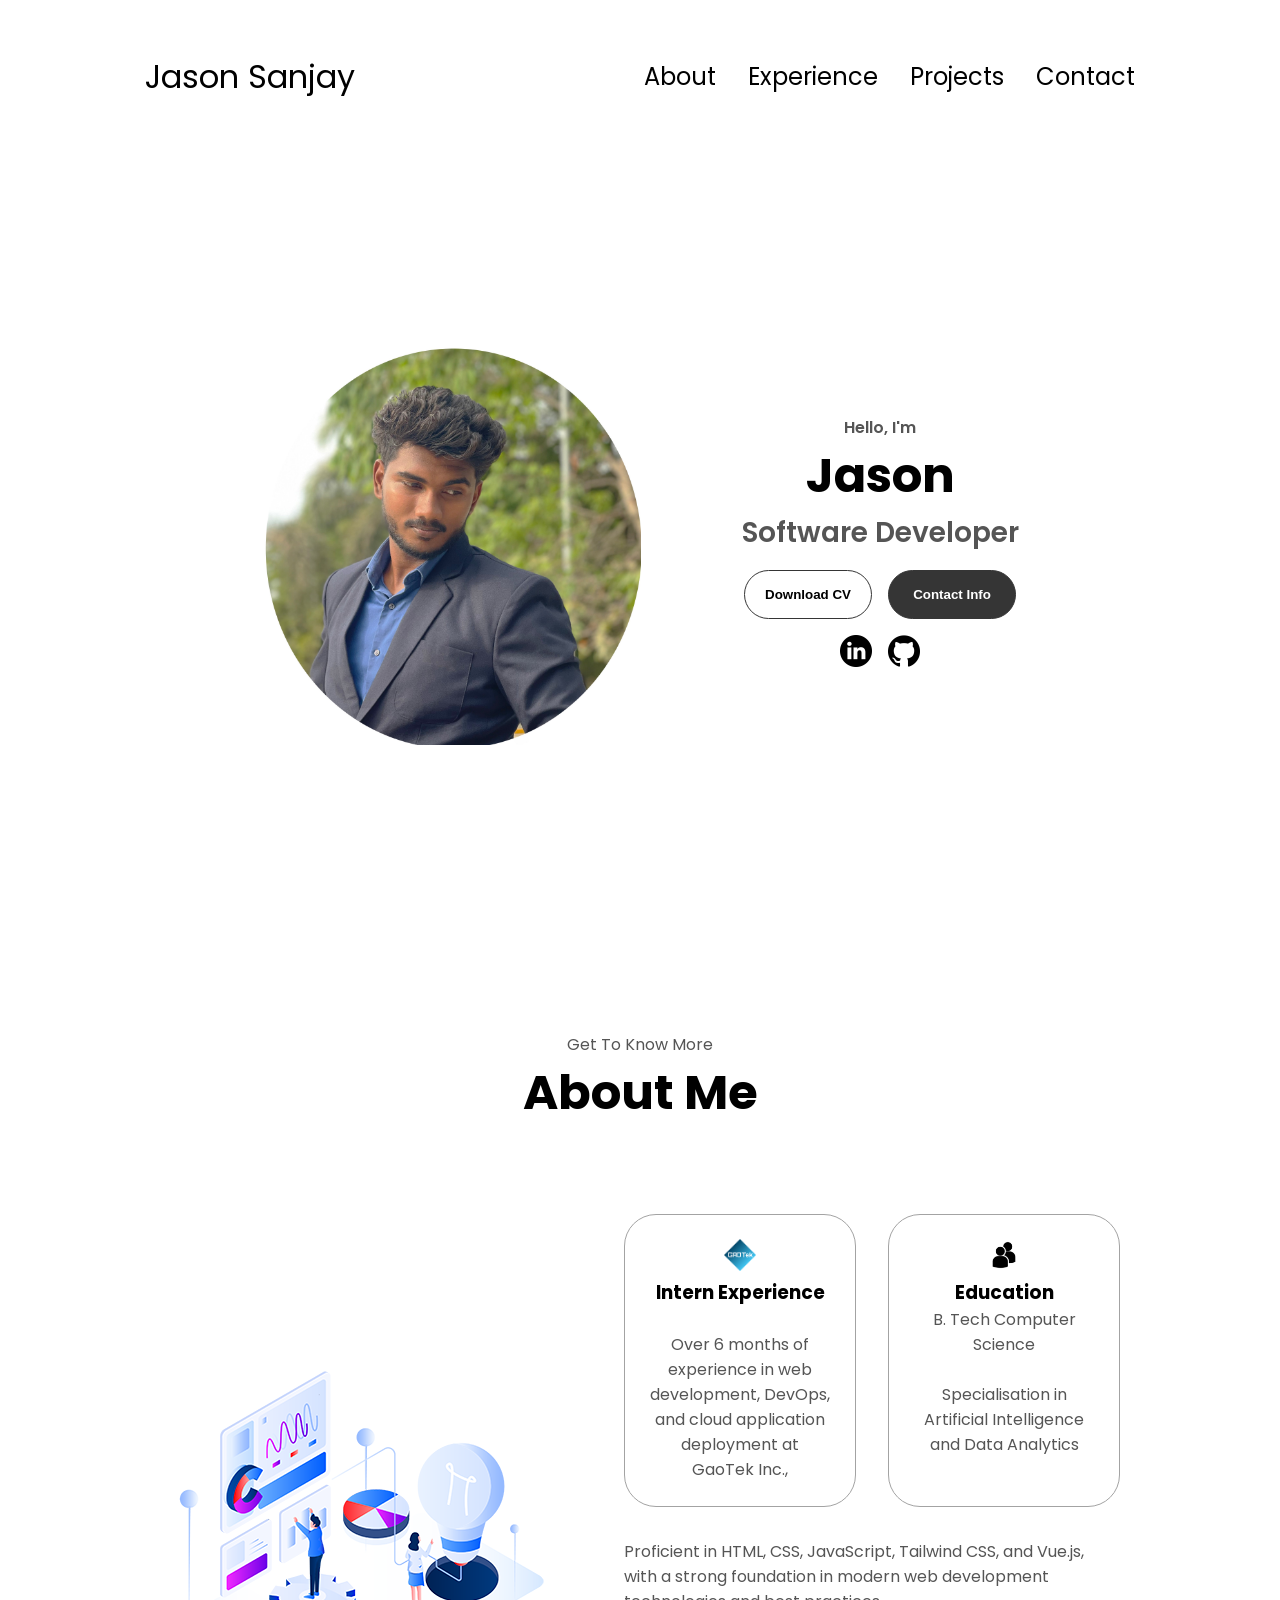
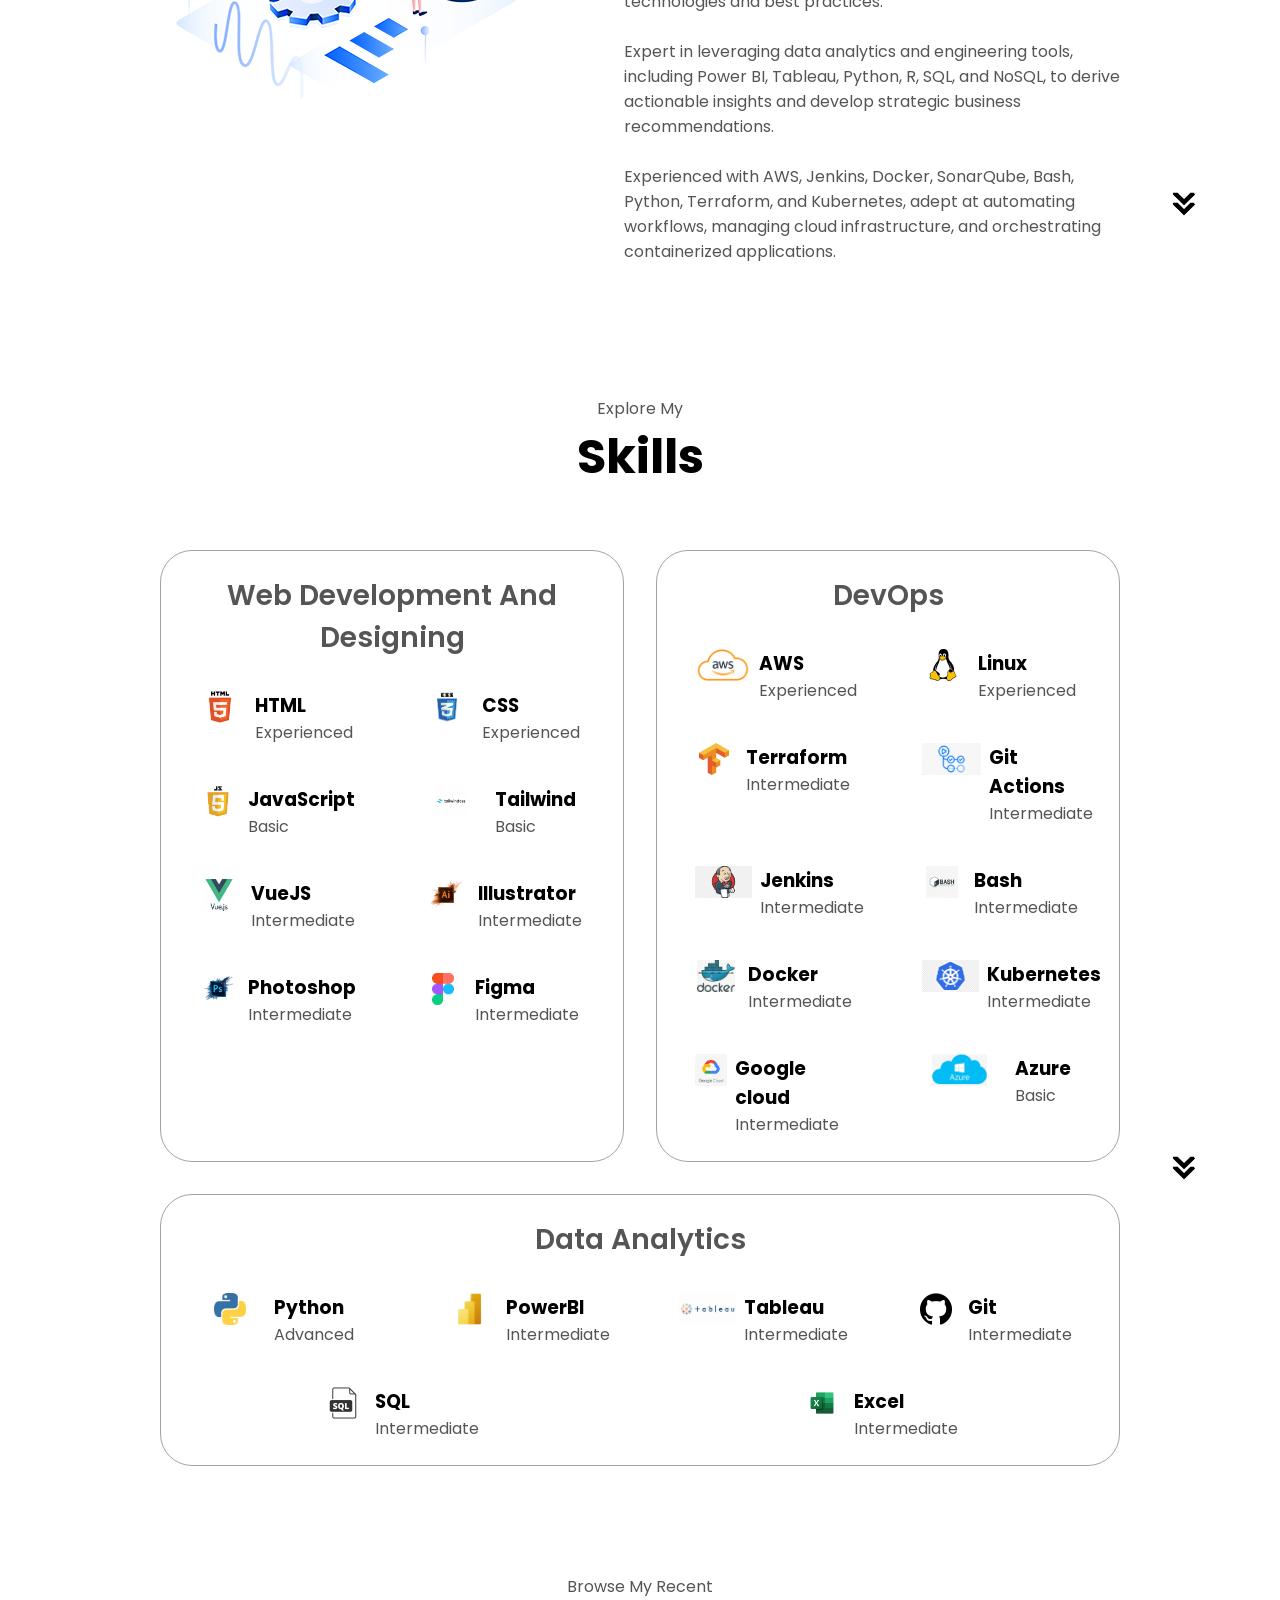
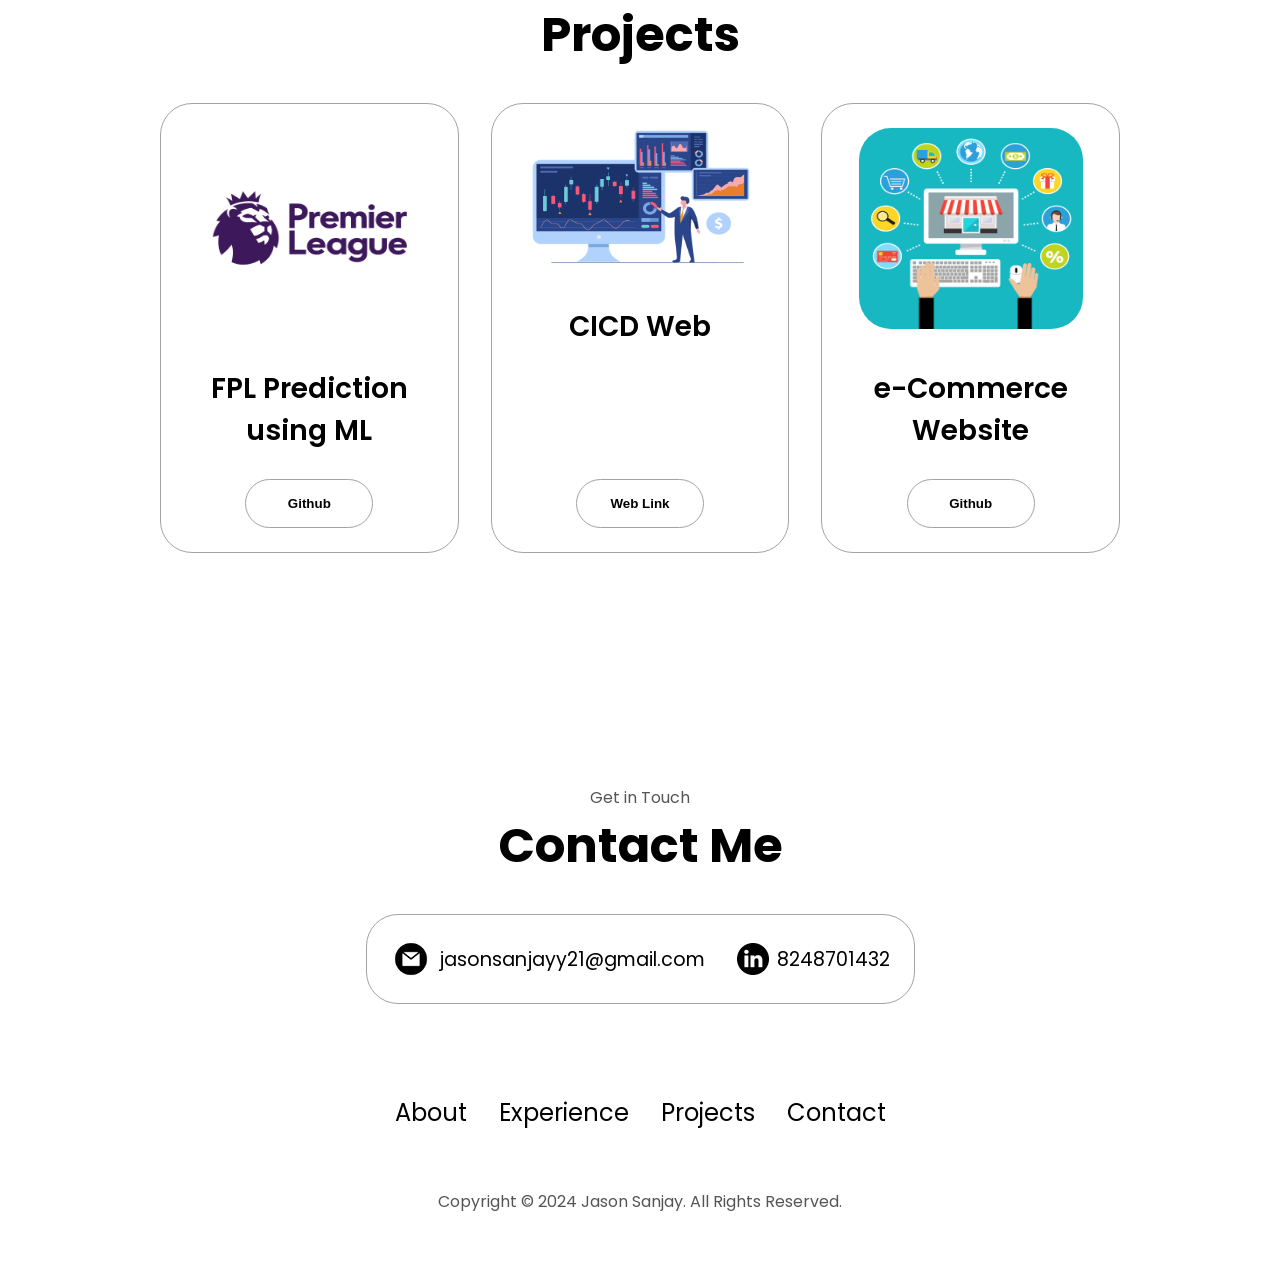
<file: index.html>
<!DOCTYPE html>
<html lang="en">
  <head>
    <meta charset="UTF-8" />
    <meta http-equiv="X-UA-Compatible" content="IE=edge" />
    <meta name="viewport" content="width=device-width, initial-scale=1.0" />
    <title>My Portfolio</title>
    <link rel="stylesheet" href="style.css" />
    <link rel="stylesheet" href="mediaqueries.css" />
  </head>
  <body>
    <nav id="desktop-nav">
      <div class="logo">Jason Sanjay</div>
      <div>
        <ul class="nav-links">
          <li><a href="#about">About</a></li>
          <li><a href="#experience">Experience</a></li>
          <li><a href="#projects">Projects</a></li>
          <li><a href="#contact">Contact</a></li>
        </ul>
      </div>
    </nav>
    <nav id="hamburger-nav">
      <div class="logo">Jason Sanjay</div>
      <div class="hamburger-menu">
        <div class="hamburger-icon" onclick="toggleMenu()">
          <span></span>
          <span></span>
          <span></span>
        </div>
        <div class="menu-links">
          <li><a href="#about" onclick="toggleMenu()">About</a></li>
          <li><a href="#experience" onclick="toggleMenu()">Experience</a></li>
          <li><a href="#projects" onclick="toggleMenu()">Projects</a></li>
          <li><a href="#contact" onclick="toggleMenu()">Contact</a></li>
        </div>
        
      </div>
    </nav>
    <section id="profile">
      <div class="section__pic-container">
        <img src="./assets/JasonOvalC.jpg" alt="Jason profile picture" />
      </div>
      <div class="section__text">
        <p class="section__text__p1">Hello, I'm</p>
        <h1 class="title">Jason</h1>
        <p class="section__text__p2">Software Developer</p>
        <div class="btn-container">
          <button
            class="btn btn-color-2"
            onclick="window.open('./DevOpsAssets/JasonIsDevOpsLXCW.pdf')"
          >
            Download CV
          </button>
          <button class="btn btn-color-1" onclick="location.href='./#contact'">
            Contact Info
          </button>
        </div>
        <div id="socials-container">
          <a href="https://linkedin.com/in/https://www.linkedin.com/in/jasonsanjayy" target="_blank">
            <img src="./assets/linkedin.png" alt="My LinkedIn profile" class="icon" />
          </a>
          <a href="https://github.com/jasonsanjay21" target="_blank">
            <img src="./assets/github.png" alt="My Github profile" class="icon" />
          </a>
        </div>
        
      </div>
    </section>
 
    <section id="about">
      <p class="section__text__p1">Get To Know More</p>
      <h1 class="title">About Me</h1>
      <br>
      <br>
      <br>
      <div class="section-container">
        <div class="section__pic-container">
          <img
            src="./assets/dataanalyticss.png"
            alt="Profile picture"
            class="about-pic"
          />
        </div>
        <div class="about-details-container">
          <div class="about-containers">
            <div class="details-container">
              <img
                src="./assets/GAOTek-Logo-Final20.png"
                alt="Experience icon"
                class="icon"
              />
              <h3>Intern Experience </h3>
              <br>
              
              
              <p>Over 6 months of experience in web development, DevOps, and cloud application deployment at GaoTek Inc.,</p>
            </div>
            <div class="details-container">
              <img
                src="./assets/education.png"
                alt="Education icon"
                class="icon"
              />
              <h3>Education</h3>
              <p>B. Tech Computer Science<br /><br>Specialisation in Artificial Intelligence and Data Analytics</p>
            </div>
          </div>
          <div class="text-container">
            <p>
              Proficient in HTML, CSS, JavaScript, Tailwind CSS, and Vue.js, with a strong foundation in modern web development technologies and best practices.
            </p>
            <br>
            <p>Expert in leveraging data analytics and engineering tools, including Power BI, Tableau, Python, R, SQL, and NoSQL, to derive actionable insights and develop strategic business recommendations.</p>
            <br>
            <p>Experienced with AWS, Jenkins, Docker, SonarQube, Bash, Python, Terraform, and Kubernetes, adept at automating workflows, managing cloud infrastructure, and orchestrating containerized applications.</p>
          <br>
          </div>
        </div>
      </div>
      <img
        src="./assets/arrow.png"
        alt="Arrow icon"
        class="icon arrow"
        onclick="location.href='./#experience'"
      />
    </section>
    <br>
    <br>
    <br>
    <br>
    <section id="experience">
      <p class="section__text__p1">Explore My</p>
      <h1 class="title">Skills</h1>
      <br>
      <div class="experience-details-container">
        <div class="about-containers">
          <div class="details-container">
            <h2 class="experience-sub-title">Web Development And Designing</h2>
            <div class="article-container">
              <article>
                <img
                  src="./assets/htmllogo.png"
                  alt="Experience icon"
                  class="icon"
                />
                <div>
                  <h3>HTML</h3>
                  <p>Experienced</p>
                </div>
              </article>
              <article>
                <img
                  src="./assets/csslogo.png"
                  alt="Experience icon"
                  class="icon"
                />
                <div>
                  <h3>CSS</h3>
                  <p>Experienced</p>
                </div>
              </article>
              <article>
                <img
                  src="./assets/jslogo.png"
                  alt="Experience icon"
                  class="icon"
                />
                <div>
                  <h3>JavaScript</h3>
                  <p>Basic</p>
                </div>
              </article>
              <article>
                <img
                  src="./assets/tailwind css.jpeg"
                  alt="Experience icon"
                  class="icon"
                />
                <div>
                  <h3>Tailwind</h3>
                  <p>Basic</p>
                </div>
              </article>
              <article>
                <img
                  src="./assets/Vuejslogo.jpeg"
                  alt="Experience icon"
                  class="icon"
                />
                <div>
                  <h3>VueJS</h3>
                  <p>Intermediate</p>
                </div>
              </article>  
              <article>
                <img
                  src="./assets/adobeil.png"
                  alt="Experience icon"
                  class="icon"
                />
                <div>
                  <h3>Illustrator</h3>
                  <p>Intermediate</p>
                </div>
              </article>
              <article>
                <img
                  src="./assets/adobeps.png"
                  alt="Experience icon"
                  class="icon"
                />
                <div>
                  <h3>Photoshop</h3>
                  <p>Intermediate</p>
                </div>
              </article>
              <article>
                <img
                  src="./assets/Figma.jpeg"
                  alt="Experience icon"
                  class="icon"
                />
                <div>
                  <h3>Figma</h3>
                  <p>Intermediate</p>
                </div>
              </article>
                
            </div>
          </div>
          <div class="details-container">
            <h2 class="experience-sub-title">DevOps</h2>
            <div class="article-container">
              <article>
                <img
                  src="./DevOpsAssets/Amazon-Web-Services-AWS-Logo.png"
                  alt="Experience icon"
                  class="icon"
                />
                <div>
                  <h3>AWS</h3>
                  <p>Experienced</p>
                </div>
              </article>
              <article>
                <img
                  src="./DevOpsAssets/free-linux-logo-icon-download-in-svg-png-gif-file-formats--technology-social-media-company-vol-4-pack-logos-icons-2944967.webp"
                  alt="Experience icon"
                  class="icon"
                />
                <div>
                  <h3>Linux</h3>
                  <p>Experienced</p>
                </div>
              </article>
              <article>
                <img
                  src="./DevOpsAssets/images (1).png"
                  alt="Experience icon"
                  class="icon"
                />
                <div>
                  <h3>Terraform</h3>
                  <p>Intermediate</p>
                </div>
              </article>
              <article>
                <img
                  src="./DevOpsAssets/images (2).png"
                  alt="Experience icon"
                  class="icon"
                />
                <div>
                  <h3>Git Actions</h3>
                  <p>Intermediate</p>
                </div>
              </article>
              <article>
                <img
                  src="./DevOpsAssets/images.png"
                  alt="Experience icon"
                  class="icon"
                />
                <div>
                  <h3>Jenkins</h3>
                  <p>Intermediate</p>
                </div>
              </article>  
              <article>
                <img
                  src="./DevOpsAssets/png-transparent-bash-shell-script-gnu-bourne-shell-shell-thumbnail.png"
                  alt="Experience icon"
                  class="icon"
                />
                <div>
                  <h3>Bash</h3>
                  <p>Intermediate</p>
                </div>
              </article>
              <article>
                <img
                  src="./DevOpsAssets/png-transparent-docker-hd-logo-thumbnail.png"
                  alt="Experience icon"
                  class="icon"
                />
                <div>
                  <h3>Docker</h3>
                  <p>Intermediate</p>
                </div>
              </article>
              <article>
                <img
                  src="./DevOpsAssets/png-transparent-kubernetes-docker-orchestration-software-deployment-decal-insights-blue-logo-symmetry.png"
                  alt="Experience icon"
                  class="icon"
                />
                <div>
                  <h3>Kubernetes</h3>
                  <p>Intermediate</p>
                </div>
              </article>
              <article>
                <img
                  src="./DevOpsAssets/png-clipart-google-cloud-icon-google-cloud-platform-cloud-computing-amazon-web-services-virtual-private-cloud-cloud-computing-text-trademark-thumbnail.png"
                  alt="Experience icon"
                  class="icon"
                />
                <div>
                  <h3>Google cloud</h3>
                  <p>Intermediate</p>
                </div>
              </article>
              <article>
                <img
                  src="./DevOpsAssets/d953af211416dca5c40fc994081c199e.webp"
                  alt="Experience icon"
                  class="icon"
                />
                <div>
                  <h3>Azure</h3>
                  <p>Basic</p>
                </div>
              </article>
                
            </div>
          </div>
          

          </div>
          <div class="details-container">
            <h2 class="experience-sub-title">Data Analytics</h2>
            <div class="article-container">
              
              <article>
                <img
                  src="./assets/pythonlogo.png"
                  alt="Experience icon"
                  class="icon"
                />
                <div>
                  <h3>Python</h3>
                  <p>Advanced</p>
                </div>
              </article>
              <article>
                <img
                  src="./assets/Microsoft-Power-BI-Logo.png"
                  alt="Experience icon"
                  class="icon"
                />
                <div>
                  <h3>PowerBI</h3>
                  <p>Intermediate</p>
                </div>
              </article>
              <article>
                <img
                  src="./assets/tableaulogo.jpeg"
                  alt="Experience icon"
                  class="icon"
                />
                <div>
                  <h3>Tableau</h3>
                  <p>Intermediate</p>
                </div>
              </article>
              <article>
                <img
                  src="./assets/github.png"
                  alt="Experience icon"
                  class="icon"
                />
                <div>
                  <h3>Git</h3>
                  <p>Intermediate</p>
                </div>
              </article>
              <article>
                <img
                  src="./assets/sqllogo.webp"
                  alt="Experience icon"
                  class="icon"
                />
                <div>
                  <h3>SQL</h3>
                  <p>Intermediate</p>
                </div>
              </article>
              <article>
                <img
                  src="./assets/excel.png"
                  alt="Experience icon"
                  class="icon"
                />
                <div>
                  <h3>Excel</h3>
                  <p>Intermediate</p>
                </div>
              </article>
              
              
            </div>
            </div>
          </div>
          
        </div>
        
      </div>
      <img
        src="./assets/arrow.png"
        alt="Arrow icon"
        class="icon arrow"
        onclick="location.href='./#projects'"
      />

    </section>
   

    

    <section id="projects">
     
      <p class="section__text__p1">Browse My Recent</p>
      <h1 class="title">Projects</h1>
      <div class="experience-details-container">
        <div class="about-containers">
          <div class="details-container color-container">
            <div class="article-container">
              <img
                src="./assets/premierleague.png"
                alt="Project 1"
                class="project-img"
              />
            </div>
            <h2 class="experience-sub-title project-title">FPL Prediction using ML                   </h2>
            <div class="btn-container">
              <button
                class="btn btn-color-2 project-btn"
                onclick="location.href='https://github.com/jasonsanjay21/FPL-Prediction'" target="_blank"
              >
                Github
              </button>
              
            </div>
          </div>
          <div class="details-container color-container">
            <div class="article-container">
              <img
                src="./assets/trade.png"
                alt="Project 2"
                class="project-img"
              />
            </div>
            <h2 class="experience-sub-title project-title">CICD Web</h2>
            <div class="btn-container">
              <button
                class="btn btn-color-2 project-btn"
                onclick="location.href='http://23.20.192.58/'" target="_blank"
              >
                Web Link
              </button>
              
            </div>
          </div>
          <div class="details-container color-container">
            <div class="article-container">
              <img
                src="./assets/ecommerces.png"
                alt="Project 3"
                class="project-img"
              />
            </div>
            <h2 class="experience-sub-title project-title">e-Commerce Website</h2>
            <div class="btn-container">
              <button
                class="btn btn-color-2 project-btn"
                onclick ="location.href='https://github.com/jasonsanjay21/E-Com-Site' " target="_blank">Github</a></p>
              </button>
            </div>
          </div>
        </div>
      </div>
     
    </section>
    <section id="contact">
      <p class="section__text__p1">Get in Touch</p>
      <h1 class="title">Contact Me</h1>
      <div class="contact-info-upper-container">
        <div class="contact-info-container">
          <img
            src="./assets/email.png"
            alt="Email icon"
            class="icon contact-icon email-icon"
          />
          <p><a href="mailto:examplemail@gmail.com" target="_blank">jasonsanjayy21@gmail.com</a></p>
        </div>
        <div class="contact-info-container">
          <img
            src="./assets/linkedin.png"
            alt="LinkedIn icon"
            class="icon contact-icon"
          />
          <p><a href="tel:+8248701432" target="_blank">8248701432</a></p>
        </div>
      </div>
    </section>
    <footer>
      <nav>
        <div class="nav-links-container">
          <ul class="nav-links">
            <li><a href="#about">About</a></li>
            <li><a href="#experience">Experience</a></li>
            <li><a href="#projects">Projects</a></li>
            <li><a href="#contact">Contact</a></li>
          </ul>
        </div>
      </nav>
      <p>Copyright &#169; 2024 Jason Sanjay. All Rights Reserved.</p>
    </footer>
    <script src="script.js"></script>
  </body>
</html>
</file>
<file: style.css>
/* GENERAL */

@import url("https://fonts.googleapis.com/css2?family=Poppins:wght@300;400;500;600&display=swap");

* {
  margin: 0;
  padding: 0;
}

body {
  font-family: "Poppins", sans-serif;
}

html {
  scroll-behavior: smooth;
}

p {
  color: rgb(85, 85, 85);
}

/* TRANSITION */

a,
.btn {
  transition: all 300ms ease;
}

/* DESKTOP NAV */

nav,
.nav-links {
  display: flex;
}

nav {
  justify-content: space-around;
  align-items: center;
  height: 17vh;
}

.nav-links {
  gap: 2rem;
  list-style: none;
  font-size: 1.5rem;
}

a {
  color: black;
  text-decoration: none;
  text-decoration-color: white;
}

a:hover {
  color: grey;
  text-decoration: underline;
  text-underline-offset: 1rem;
  text-decoration-color: rgb(181, 181, 181);
}

.logo {
  font-size: 2rem;
}

.logo:hover {
  cursor: default;
}

/* HAMBURGER MENU */

#hamburger-nav {
  display: none;
}

.hamburger-menu {
  position: relative;
  display: inline-block;
}

.hamburger-icon {
  display: flex;
  flex-direction: column;
  justify-content: space-between;
  height: 24px;
  width: 30px;
  cursor: pointer;
}

.hamburger-icon span {
  width: 100%;
  height: 2px;
  background-color: black;
  transition: all 0.3 ease-in-out;
}

.menu-links {
  position: absolute;
  top: 100%;
  right: 0;
  background-color: white;
  width: fit-content;
  max-height: 0;
  overflow: hidden;
  transition: all 0.3 ease-in-out;
}

.menu-links a {
  display: block;
  padding: 10px;
  text-align: center;
  font-size: 1.5rem;
  color: black;
  text-decoration: none;
  transition: all 0.3 ease-in-out;
}

.menu-links li {
  list-style: none;
}

.menu-links.open {
  max-height: 300px;
}

.hamburger-icon.open span:first-child {
  transform: rotate(45deg) translate(10px, 5px);
}

.hamburger-icon.open span:nth-child(2) {
  opacity: 0;
}

.hamburger-icon.open span:last-child {
  transform: rotate(-45deg) translate(10px, -5px);
}

.hamburger-icon span:first-child {
  transform: none;
}

.hamburger-icon span:first-child {
  opacity: 1;
}

.hamburger-icon span:first-child {
  transform: none;
}

/* SECTIONS */

section {
  padding-top: 4vh;
  height: 96vh;
  margin: 0 10rem;
  box-sizing: border-box;
  min-height: fit-content;
}

.section-container {
  display: flex;
}

/* PROFILE SECTION */

#profile {
  display: flex;
  justify-content: center;
  gap: 5rem;
  height: 80vh;
}

.section__pic-container {
  display: flex;
  height: 400px;
  width: 400px;
  margin: auto 0;
}

.section__text {
  align-self: center;
  text-align: center;
}

.section__text p {
  font-weight: 600;
}

.section__text__p1 {
  text-align: center;
}

.section__text__p2 {
  font-size: 1.75rem;
  margin-bottom: 1rem;
}

.title {
  font-size: 3rem;
  text-align: center;
}

#socials-container {
  display: flex;
  justify-content: center;
  margin-top: 1rem;
  gap: 1rem;
}

/* ICONS */

.icon {
  cursor: pointer;
  height: 2rem;
}

/* BUTTONS */

.btn-container {
  display: flex;
  justify-content: center;
  gap: 1rem;
}

.btn {
  font-weight: 600;
  transition: all 300ms ease;
  padding: 1rem;
  width: 8rem;
  border-radius: 2rem;
}

.btn-color-1,
.btn-color-2 {
  border: rgb(53, 53, 53) 0.1rem solid;
}

.btn-color-1:hover,
.btn-color-2:hover {
  cursor: pointer;
}

.btn-color-1,
.btn-color-2:hover {
  background: rgb(53, 53, 53);
  color: white;
}

.btn-color-1:hover {
  background: rgb(0, 0, 0);
}

.btn-color-2 {
  background: none;
}

.btn-color-2:hover {
  border: rgb(255, 255, 255) 0.1rem solid;
}

.btn-container {
  gap: 1rem;
}

/* ABOUT SECTION */

#about {
  position: relative;
}

.about-containers {
  gap: 2rem;
  margin-bottom: 2rem;
  margin-top: 2rem;
}

.about-details-container {
  justify-content: center;
  flex-direction: column;
}

.about-containers,
.about-details-container {
  display: flex;
}

.about-pic {
  border-radius: 2rem;
}

.arrow {
  position: absolute;
  right: -5rem;
  bottom: 2.5rem;
}

.details-container {
  padding: 1.5rem;
  flex: 1;
  background: white;
  border-radius: 2rem;
  border: rgb(53, 53, 53) 0.1rem solid;
  border-color: rgb(163, 163, 163);
  text-align: center;
}

.section-container {
  gap: 4rem;
  height: 80%;
}

.section__pic-container {
  height: 400px;
  width: 400px;
  margin: auto 0;
}

/* EXPERIENCE SECTION */

#experience {
  position: relative;
}

.experience-sub-title {
  color: rgb(85, 85, 85);
  font-weight: 600;
  font-size: 1.75rem;
  margin-bottom: 2rem;
}

.experience-details-container {
  display: flex;
  justify-content: center;
  flex-direction: column;
}

.article-container {
  display: flex;
  text-align: initial;
  flex-wrap: wrap;
  flex-direction: row;
  gap: 2.5rem;
  justify-content: space-around;
}

article {
  display: flex;
  width: 10rem;
  justify-content: space-around;
  gap: 0.5rem;
}

article .icon {
  cursor: default;
}

/* PROJECTS SECTION */

#projects {
  position: relative;
}

.color-container {
  border-color: rgb(163, 163, 163);
  background: rgb(250, 250, 250);
}

.project-img {
  border-radius: 2rem;
  width: 90%;
  height: 90%;
}

.project-title {
  margin: 1rem;
  color: black;
}

.project-btn {
  color: black;
  border-color: rgb(163, 163, 163);
}

/* CONTACT */

#contact {
  display: flex;
  justify-content: center;
  flex-direction: column;
  height: 70vh;
}

.contact-info-upper-container {
  display: flex;
  justify-content: center;
  border-radius: 2rem;
  border: rgb(53, 53, 53) 0.1rem solid;
  border-color: rgb(163, 163, 163);
  background: (250, 250, 250);
  margin: 2rem auto;
  padding: 0.5rem;
}

.contact-info-container {
  display: flex;
  align-items: center;
  justify-content: center;
  gap: 0.5rem;
  margin: 1rem;
}

.contact-info-container p {
  font-size: larger;
}

.contact-icon {
  cursor: default;
}

.email-icon {
  height: 2.5rem;
}

/* FOOTER SECTION */

footer {
  height: 26vh;
  margin: 0 1rem;
}

footer p {
  text-align: center;
}

/* Ensure all project cards have the same height */
#projects .details-container {
  display: flex;
  flex-direction: column;
  justify-content: space-between;
  padding: 1.5rem;
  background: white;
  border-radius: 2rem;
  border: rgb(163, 163, 163) 0.1rem solid;
  text-align: center;
  min-height: 400px; /* Adjust the height as needed */
}

/* Align GitHub button consistently */
#projects .details-container .btn-container {
  margin-top: auto;
  display: flex;
  justify-content: center;
}

#projects {
  padding-top: 350px; /* Adjust this value as needed */
  min-height: 100vh;
}
#contact {
  padding-top: 200px;
}
#contact {
  padding-top: 200px;
}
</file>
<file: mediaqueries.css>
@media screen and (max-width: 1400px) {
  #profile {
    height: 83vh;
    margin-bottom: 6rem;
  }
  .about-containers {
    flex-wrap: wrap;
  }
  #contact,
  #projects {
    height: fit-content;
  }
}

@media screen and (max-width: 1200px) {
  #desktop-nav {
    display: none;
  }
  #hamburger-nav {
    display: flex;
  }
  #experience,
  .experience-details-container {
    margin-top: 2rem;
  }
  #profile,
  .section-container {
    display: block;
  }
  .arrow {
    display: none;
  }
  section,
  .section-container {
    height: fit-content;
  }
  section {
    margin: 0 5%;
  }
  .section__pic-container {
    width: 275px;
    height: 275px;
    margin: 0 auto 2rem;
  }
  .about-containers {
    margin-top: 0;
  }
}

@media screen and (max-width: 600px) {
  #contact,
  footer {
    height: 40vh;
  }
  #profile {
    height: 83vh;
    margin-bottom: 0;
  }
  article {
    font-size: 1rem;
  }
  footer nav {
    height: fit-content;
    margin-bottom: 2rem;
  }
  .about-containers,
  .contact-info-upper-container,
  .btn-container {
    flex-wrap: wrap;
  }
  .contact-info-container {
    margin: 0;
  }
  .contact-info-container p,
  .nav-links li a {
    font-size: 1rem;
  }
  .experience-sub-title {
    font-size: 1.25rem;
  }
  .logo {
    font-size: 1.5rem;
  }
  .nav-links {
    flex-direction: column;
    gap: 0.5rem;
    text-align: center;
  }
  .section__pic-container {
    width: auto;
    height: 46vw;
    justify-content: center;
  }
  .section__text__p2 {
    font-size: 1.25rem;
  }
  .title {
    font-size: 2rem;
  }
  .text-container {
    text-align: justify;
  }
}
</file>
